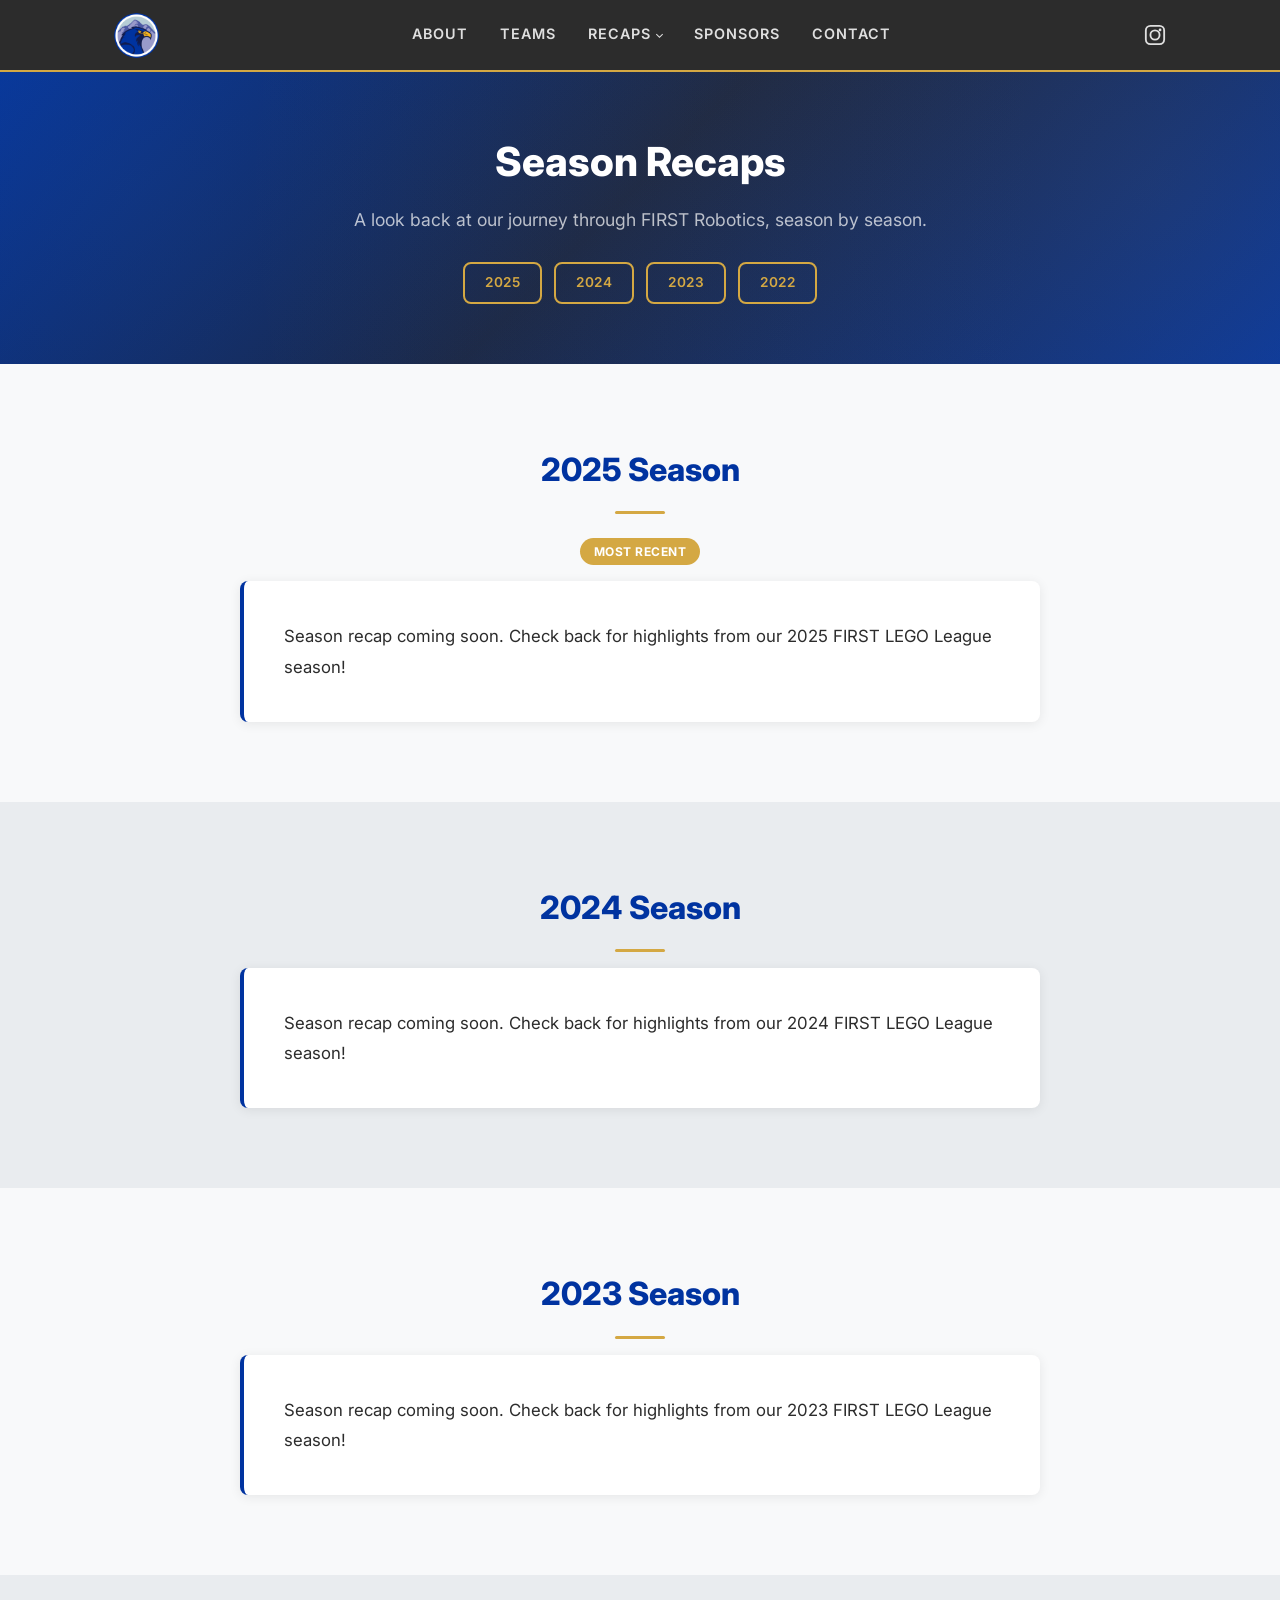
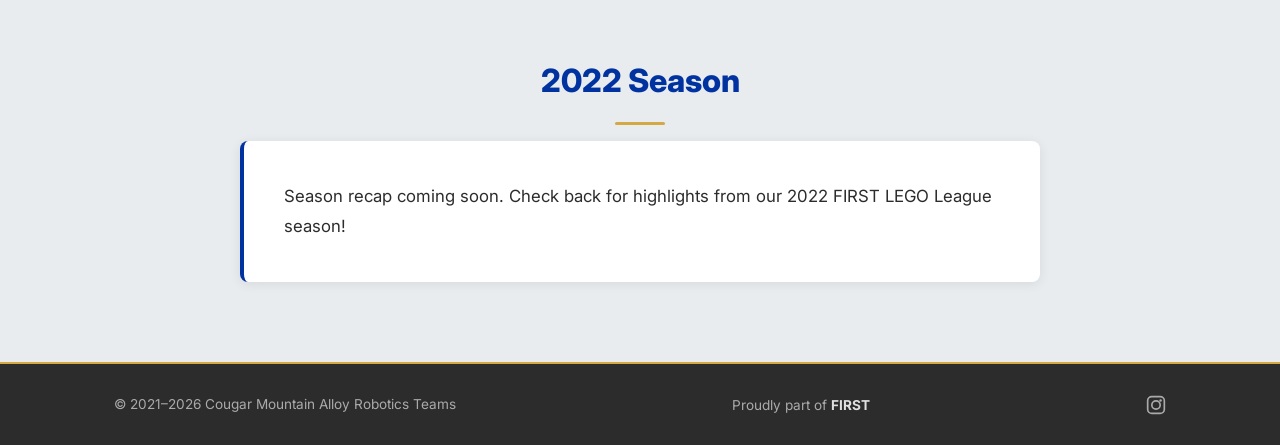
<file: season-recaps.html>
<!DOCTYPE html>
<html lang="en">
<head>
  <meta charset="UTF-8">
  <meta name="viewport" content="width=device-width, initial-scale=1.0">
  <title>Season Recaps | Cougar Mountain Alloy Robotics Teams</title>
  <meta name="description" content="Season recaps from the Cougar Mountain Alloy Robotics Teams - reliving our FIRST Robotics journey year by year.">
  <meta property="og:title" content="Season Recaps | Cougar Mountain Alloy Robotics Teams">
  <meta property="og:description" content="Season recaps from the Cougar Mountain Alloy Robotics Teams.">
  <meta property="og:type" content="website">
  <meta property="og:url" content="https://cougarmountainalloyrobotics.org/season-recaps.html">
  <link rel="preconnect" href="https://fonts.googleapis.com">
  <link rel="preconnect" href="https://fonts.gstatic.com" crossorigin>
  <link href="https://fonts.googleapis.com/css2?family=Inter:wght@400;600;700;800&display=swap" rel="stylesheet">
  <link rel="stylesheet" href="css/styles.css">
</head>
<body>

  <!-- Header -->
  <header class="site-header" id="top">
    <div class="container header-inner">
      <a href="index.html" class="logo-link">
        <img src="assets/images/logo.png" alt="Cougar Mountain Alloy Robotics Teams logo" class="logo-img" width="45" height="45">
      </a>
      <nav class="main-nav" id="mainNav">
        <a href="index.html#about" class="nav-link">About</a>
        <a href="index.html#teams" class="nav-link">Teams</a>
        <div class="nav-dropdown">
          <a href="season-recaps.html" class="nav-link nav-dropdown-toggle">Recaps</a>
          <div class="nav-dropdown-menu">
            <a href="#season-2025">2025</a>
            <a href="#season-2024">2024</a>
            <a href="#season-2023">2023</a>
            <a href="#season-2022">2022</a>
          </div>
        </div>
        <a href="index.html#sponsors" class="nav-link">Sponsors</a>
        <a href="index.html#contact" class="nav-link">Contact</a>
      </nav>
      <div class="header-actions">
        <a href="https://www.instagram.com/cougarmtnalloyrobotics/" target="_blank" rel="noopener noreferrer" class="social-icon" aria-label="Instagram">
          <svg width="22" height="22" viewBox="0 0 24 24" fill="none" stroke="currentColor" stroke-width="2" stroke-linecap="round" stroke-linejoin="round">
            <rect x="2" y="2" width="20" height="20" rx="5" ry="5"/>
            <circle cx="12" cy="12" r="5"/>
            <circle cx="17.5" cy="6.5" r="1.5" fill="currentColor" stroke="none"/>
          </svg>
        </a>
        <button class="hamburger" id="hamburger" aria-label="Toggle navigation" aria-expanded="false">
          <span></span>
          <span></span>
          <span></span>
        </button>
      </div>
    </div>
  </header>

  <!-- Page Hero -->
  <section class="page-hero">
    <div class="container">
      <h1 class="page-hero-title">Season Recaps</h1>
      <p class="page-hero-subtitle">A look back at our journey through FIRST Robotics, season by season.</p>
      <div class="season-nav">
        <a href="#season-2025" class="btn btn-outline btn-sm">2025</a>
        <a href="#season-2024" class="btn btn-outline btn-sm">2024</a>
        <a href="#season-2023" class="btn btn-outline btn-sm">2023</a>
        <a href="#season-2022" class="btn btn-outline btn-sm">2022</a>
      </div>
    </div>
  </section>

  <!-- 2025 Season -->
  <section class="section" id="season-2025">
    <div class="container">
      <div class="recap-header">
        <h2 class="section-title">2025 Season</h2>
        <span class="recap-badge">Most Recent</span>
      </div>
      <div class="recap-content">
        <p>Season recap coming soon. Check back for highlights from our 2025 FIRST LEGO League season!</p>
      </div>
    </div>
  </section>

  <!-- 2024 Season -->
  <section class="section section-alt" id="season-2024">
    <div class="container">
      <h2 class="section-title">2024 Season</h2>
      <div class="recap-content">
        <p>Season recap coming soon. Check back for highlights from our 2024 FIRST LEGO League season!</p>
      </div>
    </div>
  </section>

  <!-- 2023 Season -->
  <section class="section" id="season-2023">
    <div class="container">
      <h2 class="section-title">2023 Season</h2>
      <div class="recap-content">
        <p>Season recap coming soon. Check back for highlights from our 2023 FIRST LEGO League season!</p>
      </div>
    </div>
  </section>

  <!-- 2022 Season -->
  <section class="section section-alt" id="season-2022">
    <div class="container">
      <h2 class="section-title">2022 Season</h2>
      <div class="recap-content">
        <p>Season recap coming soon. Check back for highlights from our 2022 FIRST LEGO League season!</p>
      </div>
    </div>
  </section>

  <!-- Footer -->
  <footer class="site-footer">
    <div class="container footer-inner">
      <div class="footer-left">
        <p>&copy; 2021&ndash;2026 Cougar Mountain Alloy Robotics Teams</p>
      </div>
      <div class="footer-center">
        <a href="https://www.firstinspires.org/" target="_blank" rel="noopener noreferrer" class="first-link">Proudly part of <strong>FIRST</strong></a>
      </div>
      <div class="footer-right">
        <a href="https://www.instagram.com/cougarmtnalloyrobotics/" target="_blank" rel="noopener noreferrer" class="social-icon" aria-label="Instagram">
          <svg width="20" height="20" viewBox="0 0 24 24" fill="none" stroke="currentColor" stroke-width="2" stroke-linecap="round" stroke-linejoin="round">
            <rect x="2" y="2" width="20" height="20" rx="5" ry="5"/>
            <circle cx="12" cy="12" r="5"/>
            <circle cx="17.5" cy="6.5" r="1.5" fill="currentColor" stroke="none"/>
          </svg>
        </a>
      </div>
    </div>
  </footer>

  <script src="js/main.js"></script>
</body>
</html>
</file>
<file: css/styles.css>
/* === Custom Properties === */
:root {
  --blue: #0033A0;
  --blue-dark: #002878;
  --gold: #D4A843;
  --gold-light: #FFEECA;
  --dark: #0033A0;
  --nav-bg: #2C2C2C;
  --bg: #F8F9FA;
  --bg-alt: #E9ECEF;
  --text: #2C2C2C;
  --text-light: #6C757D;
  --white: #FFFFFF;
  --radius: 8px;
  --shadow: 0 2px 12px rgba(0, 0, 0, 0.08);
  --shadow-lg: 0 8px 30px rgba(0, 0, 0, 0.12);
  --transition: 0.3s ease;
}

/* === Reset & Base === */
*, *::before, *::after {
  box-sizing: border-box;
  margin: 0;
  padding: 0;
}

html {
  scroll-behavior: smooth;
  scroll-padding-top: 80px;
}

body {
  font-family: 'Inter', system-ui, -apple-system, 'Segoe UI', Roboto, sans-serif;
  font-size: 16px;
  line-height: 1.6;
  color: var(--text);
  background: var(--bg);
  -webkit-font-smoothing: antialiased;
}

a {
  color: var(--blue);
  text-decoration: none;
  transition: color var(--transition);
}

a:hover {
  color: var(--blue-dark);
}

img {
  max-width: 100%;
  height: auto;
  display: block;
}

/* === Layout === */
.container {
  max-width: 1100px;
  margin: 0 auto;
  padding: 0 24px;
}

/* === Header === */
.site-header {
  position: fixed;
  top: 0;
  left: 0;
  right: 0;
  z-index: 1000;
  background: var(--nav-bg);
  border-bottom: 2px solid var(--gold);
}

.header-inner {
  display: flex;
  align-items: center;
  justify-content: space-between;
  height: 70px;
}

.logo-link {
  text-decoration: none;
  display: flex;
  align-items: center;
}

.logo-img {
  border-radius: 50%;
  transition: opacity var(--transition);
}

.logo-link:hover .logo-img {
  opacity: 0.85;
}

.main-nav {
  display: flex;
  align-items: center;
  gap: 32px;
}

.nav-link {
  color: rgba(255, 255, 255, 0.85);
  font-size: 0.9rem;
  font-weight: 600;
  text-transform: uppercase;
  letter-spacing: 1px;
  transition: color var(--transition);
  padding: 4px 0;
  border-bottom: 2px solid transparent;
}

.nav-link:hover {
  color: var(--gold);
  border-bottom-color: var(--gold);
}

.header-actions {
  display: flex;
  align-items: center;
  gap: 16px;
}

.social-icon {
  color: rgba(255, 255, 255, 0.85);
  transition: color var(--transition);
  display: flex;
  align-items: center;
}

.social-icon:hover {
  color: var(--gold);
}

/* Nav Dropdown */
.nav-dropdown {
  position: relative;
  display: flex;
  align-items: center;
}

.nav-dropdown-toggle {
  cursor: pointer;
}

.nav-dropdown-toggle::after {
  content: '';
  display: inline-block;
  width: 5px;
  height: 5px;
  border-right: 1.5px solid currentColor;
  border-bottom: 1.5px solid currentColor;
  transform: rotate(45deg);
  margin-left: 6px;
  margin-bottom: 2px;
  transition: transform var(--transition);
}

.nav-dropdown-menu {
  display: none;
  position: absolute;
  top: 100%;
  left: 50%;
  transform: translateX(-50%);
  background: var(--nav-bg);
  border-radius: 0 0 var(--radius) var(--radius);
  border: 1px solid rgba(255, 255, 255, 0.1);
  border-top: 2px solid var(--gold);
  min-width: 120px;
  padding: 8px 0;
  margin-top: 12px;
  z-index: 100;
}

.nav-dropdown:hover .nav-dropdown-menu {
  display: block;
}

.nav-dropdown:hover .nav-dropdown-toggle::after {
  transform: rotate(-135deg);
  margin-bottom: -1px;
}

.nav-dropdown-menu a {
  display: block;
  padding: 8px 20px;
  color: rgba(255, 255, 255, 0.75);
  font-size: 0.85rem;
  font-weight: 600;
  transition: all var(--transition);
}

.nav-dropdown-menu a:hover {
  color: var(--gold);
  background: rgba(255, 255, 255, 0.05);
}

/* Hamburger */
.hamburger {
  display: none;
  background: none;
  border: none;
  cursor: pointer;
  padding: 4px;
  flex-direction: column;
  gap: 5px;
}

.hamburger span {
  display: block;
  width: 24px;
  height: 2px;
  background: var(--white);
  transition: all var(--transition);
  border-radius: 2px;
}

.hamburger.active span:nth-child(1) {
  transform: rotate(45deg) translate(5px, 5px);
}

.hamburger.active span:nth-child(2) {
  opacity: 0;
}

.hamburger.active span:nth-child(3) {
  transform: rotate(-45deg) translate(5px, -5px);
}

/* === Hero === */
.hero {
  padding: 160px 0 100px;
  background: linear-gradient(135deg, var(--dark) 0%, #16213E 50%, var(--dark) 100%);
  text-align: center;
  position: relative;
  overflow: hidden;
}

.hero::before {
  content: '';
  position: absolute;
  top: -50%;
  left: -50%;
  width: 200%;
  height: 200%;
  background: radial-gradient(circle at 30% 50%, rgba(58, 107, 181, 0.15) 0%, transparent 50%),
              radial-gradient(circle at 70% 50%, rgba(212, 168, 67, 0.1) 0%, transparent 50%);
  pointer-events: none;
}

.hero-inner {
  position: relative;
  z-index: 1;
}

.hero-badge {
  display: inline-block;
  font-size: 0.85rem;
  font-weight: 600;
  color: var(--gold);
  letter-spacing: 2px;
  text-transform: uppercase;
  margin-bottom: 24px;
  padding: 6px 20px;
  border: 1px solid rgba(212, 168, 67, 0.4);
  border-radius: 50px;
}

.hero-title {
  font-size: 3.2rem;
  font-weight: 800;
  color: var(--white);
  line-height: 1.15;
  margin-bottom: 24px;
}

.hero-title .gold {
  color: var(--gold);
}

.hero-subtitle {
  font-size: 1.15rem;
  color: rgba(255, 255, 255, 0.75);
  max-width: 600px;
  margin: 0 auto 40px;
  line-height: 1.7;
}

/* === Stats Banner === */
.stats-banner {
  background: var(--white);
  padding: 40px 0;
  border-bottom: 1px solid var(--bg-alt);
}

.stats-grid {
  display: grid;
  grid-template-columns: repeat(3, 1fr);
  gap: 32px;
  text-align: center;
}

.stat {
  display: flex;
  flex-direction: column;
  gap: 4px;
}

.stat-number {
  font-size: 2.8rem;
  font-weight: 800;
  color: var(--blue);
  line-height: 1.1;
}

.stat-label {
  font-size: 0.9rem;
  font-weight: 600;
  color: var(--text-light);
  text-transform: uppercase;
  letter-spacing: 0.5px;
}

/* === Buttons === */
.btn {
  display: inline-block;
  padding: 14px 36px;
  font-size: 0.95rem;
  font-weight: 600;
  border-radius: var(--radius);
  transition: all var(--transition);
  cursor: pointer;
  text-decoration: none;
  letter-spacing: 0.5px;
}

.btn-primary {
  background: var(--blue);
  color: var(--white);
  border: 2px solid var(--blue);
}

.btn-primary:hover {
  background: var(--blue-dark);
  border-color: var(--blue-dark);
  color: var(--white);
  transform: translateY(-2px);
  box-shadow: var(--shadow-lg);
}

.btn-outline {
  background: transparent;
  color: var(--blue);
  border: 2px solid var(--blue);
}

.btn-outline:hover {
  background: var(--blue);
  color: var(--white);
  transform: translateY(-2px);
  box-shadow: var(--shadow-lg);
}

/* === Sections === */
.section {
  padding: 80px 0;
}

.section-alt {
  background: var(--bg-alt);
}

.section-title {
  font-size: 2rem;
  font-weight: 800;
  text-align: center;
  margin-bottom: 16px;
  color: var(--dark);
}

.section-title::after {
  content: '';
  display: block;
  width: 50px;
  height: 3px;
  background: var(--gold);
  margin: 16px auto 0;
  border-radius: 2px;
}

.section-intro {
  text-align: center;
  color: var(--text-light);
  max-width: 600px;
  margin: 0 auto 48px;
  font-size: 1.05rem;
}

/* === Cards (About) === */
.cards {
  display: grid;
  grid-template-columns: repeat(3, 1fr);
  gap: 28px;
  margin-bottom: 56px;
}

.card {
  background: var(--white);
  border-radius: var(--radius);
  padding: 36px 28px;
  text-align: center;
  box-shadow: var(--shadow);
  transition: transform var(--transition), box-shadow var(--transition);
}

.card:hover {
  transform: translateY(-4px);
  box-shadow: var(--shadow-lg);
}

.card-icon {
  display: inline-flex;
  align-items: center;
  justify-content: center;
  width: 72px;
  height: 72px;
  background: var(--gold-light);
  border-radius: 50%;
  margin-bottom: 20px;
  color: var(--gold);
}

.card h3 {
  font-size: 1.25rem;
  font-weight: 700;
  margin-bottom: 12px;
  color: var(--dark);
}

.card p {
  color: var(--text-light);
  font-size: 0.95rem;
  line-height: 1.6;
}

/* About Story */
.about-story {
  max-width: 750px;
  margin: 0 auto;
  text-align: center;
}

.about-story h3 {
  font-size: 1.5rem;
  font-weight: 700;
  color: var(--dark);
  margin-bottom: 16px;
}

.about-story p {
  color: var(--text-light);
  font-size: 1.05rem;
  line-height: 1.8;
}

/* === Teams === */
.teams-grid {
  display: grid;
  grid-template-columns: repeat(3, 1fr);
  gap: 20px;
  max-width: 900px;
  margin: 0 auto;
}

.teams-grid-5 {
  grid-template-columns: repeat(5, 1fr);
}

.team-card {
  background: var(--white);
  border-radius: var(--radius);
  padding: 24px 16px;
  text-align: center;
  box-shadow: var(--shadow);
  border-top: 3px solid var(--gold);
  transition: transform var(--transition), box-shadow var(--transition);
}

.team-card:hover {
  transform: translateY(-4px);
  box-shadow: var(--shadow-lg);
}

.team-card-logo {
  width: 56px;
  height: 56px;
  margin: 0 auto 12px;
  background: var(--bg-alt);
  border-radius: 50%;
  display: flex;
  align-items: center;
  justify-content: center;
  overflow: hidden;
}

.team-card-logo img {
  width: 100%;
  height: 100%;
  object-fit: contain;
  padding: 4px;
}

.team-number {
  font-size: 0.75rem;
  font-weight: 600;
  color: var(--blue);
  text-transform: uppercase;
  letter-spacing: 0.5px;
  margin-bottom: 8px;
}

.team-card h3 {
  font-size: 0.95rem;
  font-weight: 700;
  color: var(--dark);
  line-height: 1.3;
}

/* === Team Profiles === */
.team-profile {
  display: flex;
  align-items: flex-start;
  gap: 32px;
  background: var(--white);
  border-radius: var(--radius);
  padding: 32px;
  box-shadow: var(--shadow);
  border-left: 4px solid var(--gold);
  margin-bottom: 24px;
}

.team-profile:last-child {
  margin-bottom: 0;
}

.team-profile-logo {
  flex-shrink: 0;
  width: 120px;
  height: 120px;
  background: var(--bg-alt);
  border-radius: var(--radius);
  display: flex;
  align-items: center;
  justify-content: center;
  overflow: hidden;
}

.team-profile-logo img {
  width: 100%;
  height: 100%;
  object-fit: contain;
  padding: 8px;
}

.team-profile-info {
  flex: 1;
}

.team-profile-info h3 {
  font-size: 1.3rem;
  font-weight: 700;
  color: var(--dark);
  margin-bottom: 12px;
}

.team-profile-number {
  font-size: 0.85rem;
  font-weight: 600;
  color: var(--blue);
  margin-left: 8px;
}

.awards h4 {
  font-size: 0.9rem;
  font-weight: 700;
  color: var(--text);
  text-transform: uppercase;
  letter-spacing: 0.5px;
  margin-bottom: 8px;
}

.awards ul {
  list-style: none;
  padding: 0;
}

.awards li {
  position: relative;
  padding-left: 20px;
  color: var(--text-light);
  font-size: 0.9rem;
  line-height: 1.8;
}

.awards li::before {
  content: '';
  position: absolute;
  left: 0;
  top: 10px;
  width: 8px;
  height: 8px;
  background: var(--gold);
  border-radius: 50%;
}

/* === Sponsors === */
.sponsors-grid {
  margin-bottom: 40px;
}

.sponsor-placeholder {
  text-align: center;
  padding: 48px 24px;
  background: var(--white);
  border-radius: var(--radius);
  border: 2px dashed var(--bg-alt);
  color: var(--text-light);
  font-size: 0.95rem;
}

.sponsor-cta {
  text-align: center;
}

.sponsor-cta p {
  color: var(--text-light);
  margin-bottom: 20px;
  font-size: 1.05rem;
}

/* === Contact === */
.contact-grid {
  display: grid;
  grid-template-columns: repeat(3, 1fr);
  gap: 32px;
  max-width: 800px;
  margin: 0 auto;
}

.contact-item {
  display: flex;
  align-items: flex-start;
  gap: 16px;
  background: var(--white);
  border-radius: var(--radius);
  padding: 28px 24px;
  box-shadow: var(--shadow);
}

.contact-item svg {
  flex-shrink: 0;
  color: var(--blue);
  margin-top: 2px;
}

.contact-item h3 {
  font-size: 0.95rem;
  font-weight: 700;
  color: var(--dark);
  margin-bottom: 4px;
}

.contact-item p {
  font-size: 0.9rem;
  color: var(--text-light);
  line-height: 1.5;
}

.contact-item a {
  color: var(--blue);
  word-break: break-all;
}

/* === Footer === */
.site-footer {
  background: var(--nav-bg);
  padding: 28px 0;
  border-top: 2px solid var(--gold);
}

.footer-inner {
  display: flex;
  align-items: center;
  justify-content: space-between;
}

.footer-left p {
  color: rgba(255, 255, 255, 0.6);
  font-size: 0.85rem;
}

.footer-center .first-link {
  color: rgba(255, 255, 255, 0.6);
  font-size: 0.85rem;
  transition: color var(--transition);
}

.footer-center .first-link:hover {
  color: var(--gold);
}

.footer-center .first-link strong {
  color: rgba(255, 255, 255, 0.85);
}

.footer-right .social-icon {
  color: rgba(255, 255, 255, 0.6);
}

.footer-right .social-icon:hover {
  color: var(--gold);
}

/* === Page Hero (subpages) === */
.page-hero {
  padding: 130px 0 60px;
  background: linear-gradient(135deg, var(--dark) 0%, #16213E 50%, var(--dark) 100%);
  text-align: center;
  position: relative;
  overflow: hidden;
}

.page-hero::before {
  content: '';
  position: absolute;
  top: -50%;
  left: -50%;
  width: 200%;
  height: 200%;
  background: radial-gradient(circle at 30% 50%, rgba(58, 107, 181, 0.15) 0%, transparent 50%),
              radial-gradient(circle at 70% 50%, rgba(212, 168, 67, 0.1) 0%, transparent 50%);
  pointer-events: none;
}

.page-hero > .container {
  position: relative;
  z-index: 1;
}

.page-hero-title {
  font-size: 2.5rem;
  font-weight: 800;
  color: var(--white);
  margin-bottom: 12px;
}

.page-hero-subtitle {
  font-size: 1.1rem;
  color: rgba(255, 255, 255, 0.7);
  margin-bottom: 28px;
}

.season-nav {
  display: flex;
  gap: 12px;
  justify-content: center;
  flex-wrap: wrap;
}

.season-nav .btn-outline {
  color: var(--gold);
  border-color: var(--gold);
}

.season-nav .btn-outline:hover {
  background: var(--gold);
  color: var(--dark);
  border-color: var(--gold);
}

.btn-sm {
  padding: 8px 20px;
  font-size: 0.85rem;
}

/* === Season Recaps === */
.recap-header {
  text-align: center;
  margin-bottom: 16px;
}

.recap-badge {
  display: inline-block;
  font-size: 0.75rem;
  font-weight: 700;
  color: var(--white);
  background: var(--gold);
  padding: 4px 14px;
  border-radius: 50px;
  text-transform: uppercase;
  letter-spacing: 0.5px;
  margin-top: 8px;
}

.recap-content {
  max-width: 800px;
  margin: 0 auto;
  background: var(--white);
  border-radius: var(--radius);
  padding: 40px;
  box-shadow: var(--shadow);
  border-left: 4px solid var(--blue);
}

.section-alt .recap-content {
  background: var(--white);
}

.recap-content p {
  color: var(--text);
  font-size: 1.05rem;
  line-height: 1.8;
  margin-bottom: 16px;
}

.recap-content p:last-child {
  margin-bottom: 0;
}

.recap-content h3 {
  font-size: 1.2rem;
  font-weight: 700;
  color: var(--dark);
  margin-bottom: 12px;
  margin-top: 24px;
}

.recap-content h3:first-child {
  margin-top: 0;
}

.recap-content ul {
  padding-left: 20px;
  margin-bottom: 16px;
  color: var(--text);
}

.recap-content li {
  line-height: 1.8;
  font-size: 1rem;
}

/* === Responsive === */
@media (max-width: 1024px) {
  .hero-title {
    font-size: 2.6rem;
  }

  .teams-grid-5 {
    grid-template-columns: repeat(3, 1fr);
  }
}

@media (max-width: 768px) {
  /* Nav */
  .hamburger {
    display: flex;
  }

  .main-nav {
    display: none;
    position: absolute;
    top: 70px;
    left: 0;
    right: 0;
    background: var(--nav-bg);
    flex-direction: column;
    padding: 20px 24px;
    gap: 0;
    border-bottom: 2px solid var(--gold);
  }

  .main-nav.active {
    display: flex;
  }

  .nav-link {
    padding: 12px 0;
    border-bottom: 1px solid rgba(255, 255, 255, 0.1);
  }

  .nav-link:last-child {
    border-bottom: none;
  }

  .nav-link:hover {
    border-bottom-color: rgba(255, 255, 255, 0.1);
  }

  /* Mobile dropdown */
  .nav-dropdown {
    border-bottom: 1px solid rgba(255, 255, 255, 0.1);
  }

  .nav-dropdown .nav-dropdown-toggle {
    border-bottom: none;
  }

  .nav-dropdown-menu {
    display: none;
    position: static;
    transform: none;
    background: transparent;
    border: none;
    border-top: none;
    min-width: auto;
    padding: 0 0 8px 16px;
    margin-top: 0;
  }

  .nav-dropdown.active .nav-dropdown-menu {
    display: block;
  }

  .nav-dropdown-menu a {
    padding: 6px 0;
    font-size: 0.85rem;
  }

  /* Page hero mobile */
  .page-hero {
    padding: 110px 0 40px;
  }

  .page-hero-title {
    font-size: 1.8rem;
  }

  .recap-content {
    padding: 24px;
  }

  /* Hero */
  .hero {
    padding: 130px 0 70px;
  }

  .hero-title {
    font-size: 2rem;
  }

  .hero-subtitle {
    font-size: 1rem;
  }

  /* Sections */
  .section {
    padding: 60px 0;
  }

  .section-title {
    font-size: 1.6rem;
  }

  /* Stats */
  .stats-grid {
    grid-template-columns: 1fr;
    gap: 24px;
  }

  .stat-number {
    font-size: 2.2rem;
  }

  /* Cards */
  .cards {
    grid-template-columns: 1fr;
    gap: 20px;
  }

  /* Teams */
  .teams-grid,
  .teams-grid-5 {
    grid-template-columns: repeat(2, 1fr);
  }

  /* Team Profiles */
  .team-profile {
    flex-direction: column;
    align-items: center;
    text-align: center;
    gap: 20px;
    padding: 24px;
  }

  .team-profile-logo {
    width: 100px;
    height: 100px;
  }

  /* Contact */
  .contact-grid {
    grid-template-columns: 1fr;
    gap: 16px;
  }

  /* Footer */
  .footer-inner {
    flex-direction: column;
    gap: 12px;
    text-align: center;
  }
}
</file>
